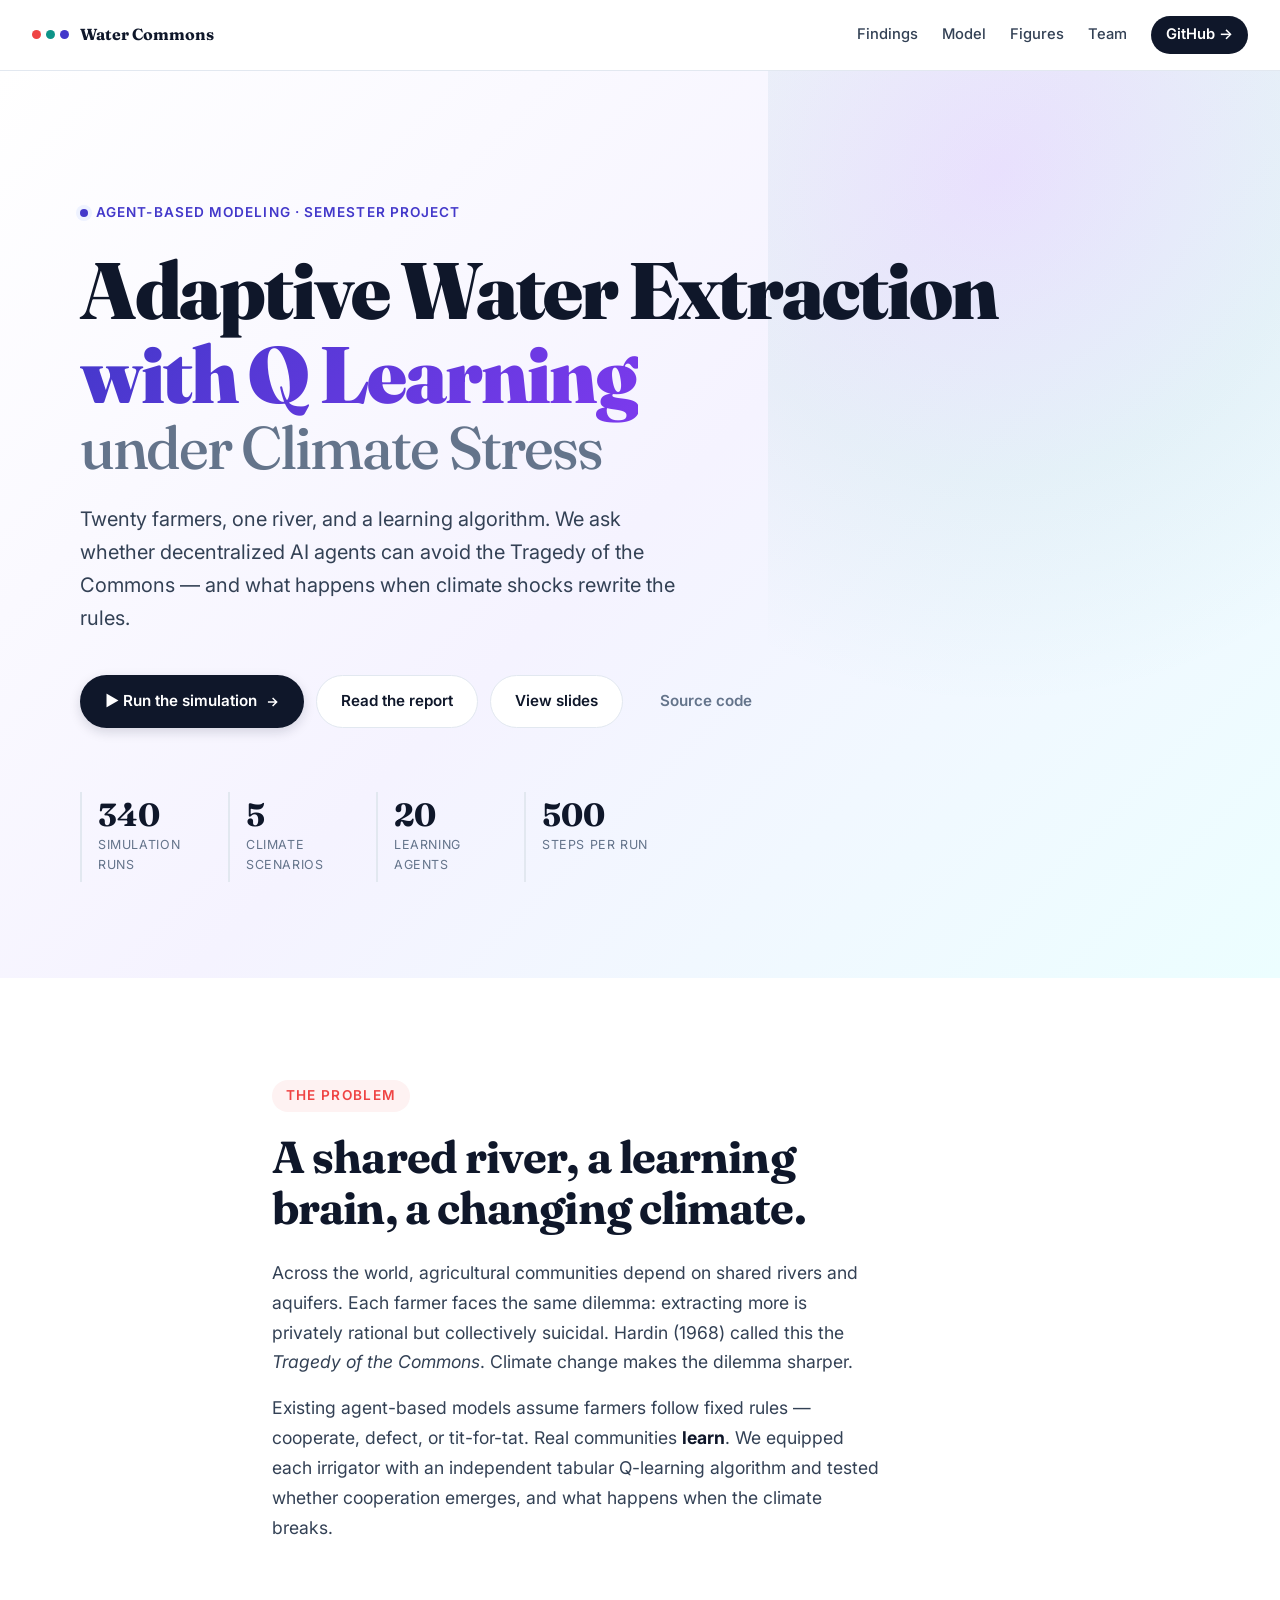
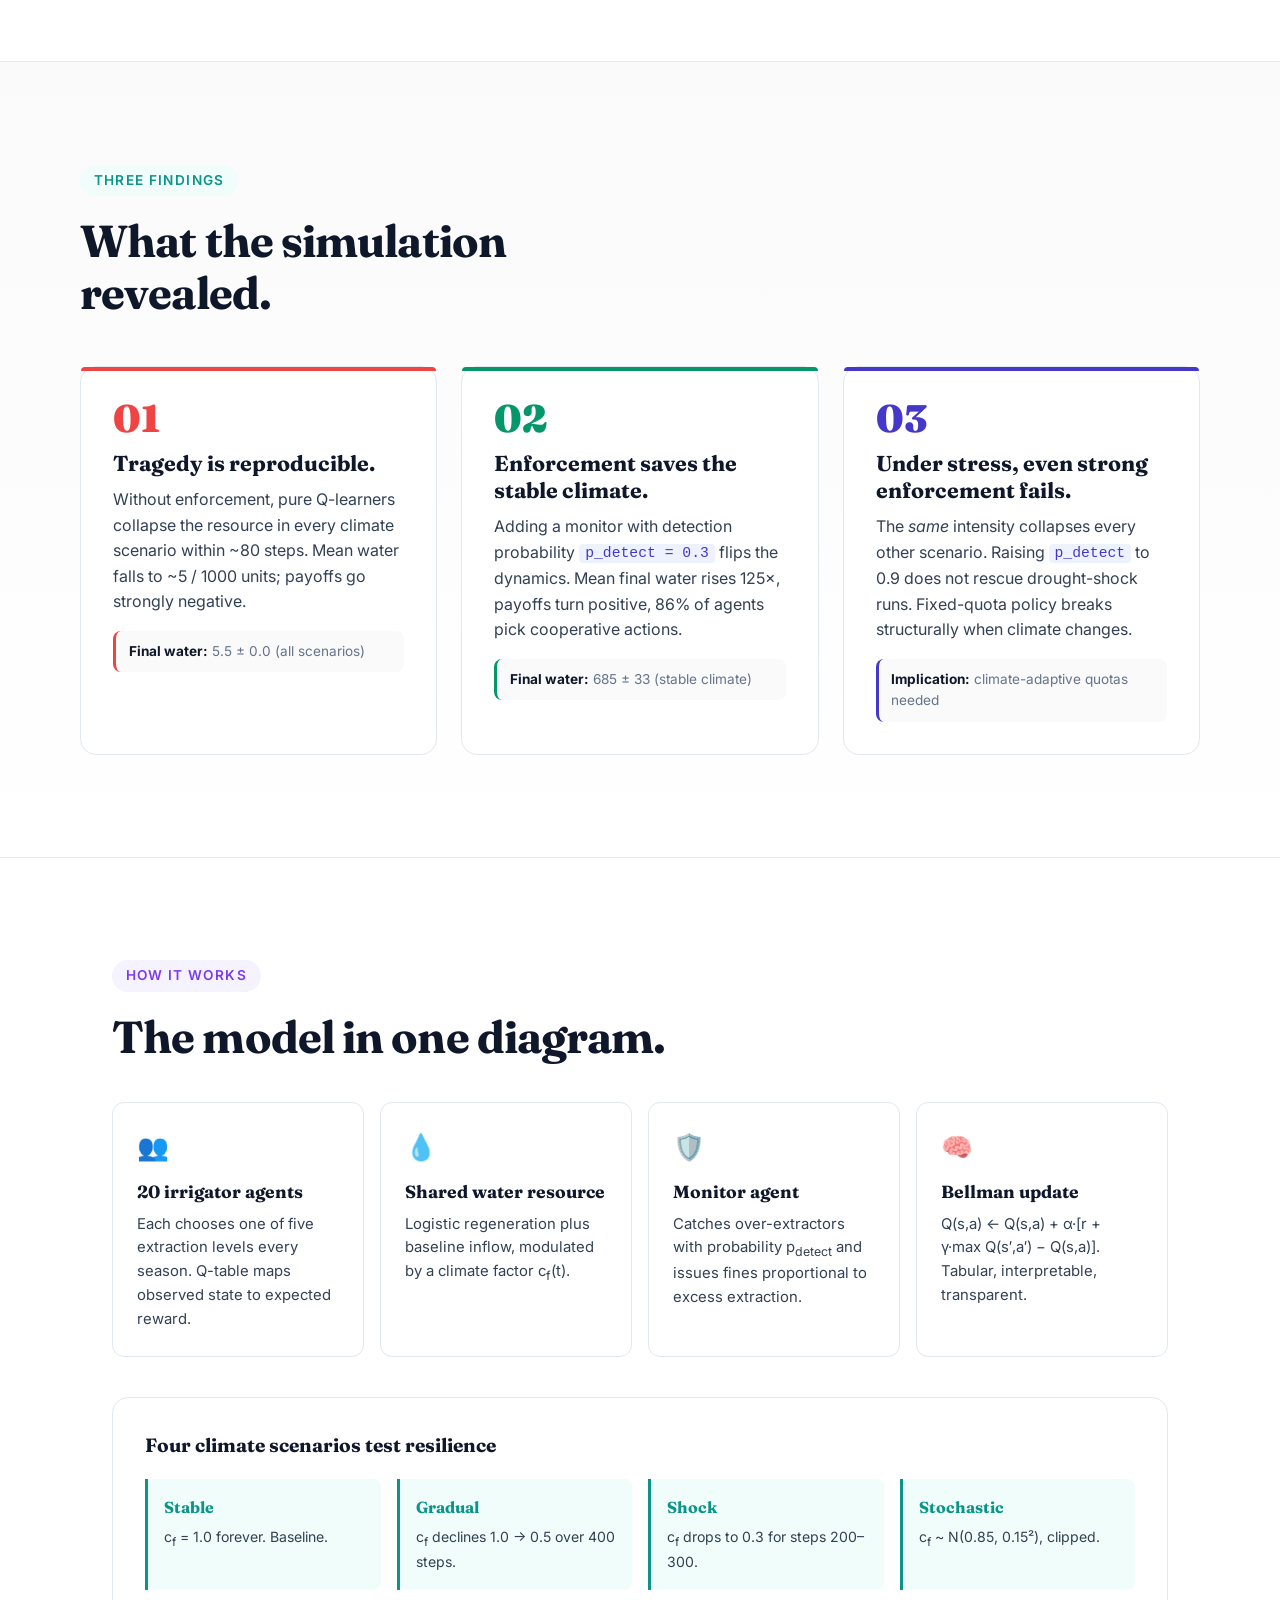
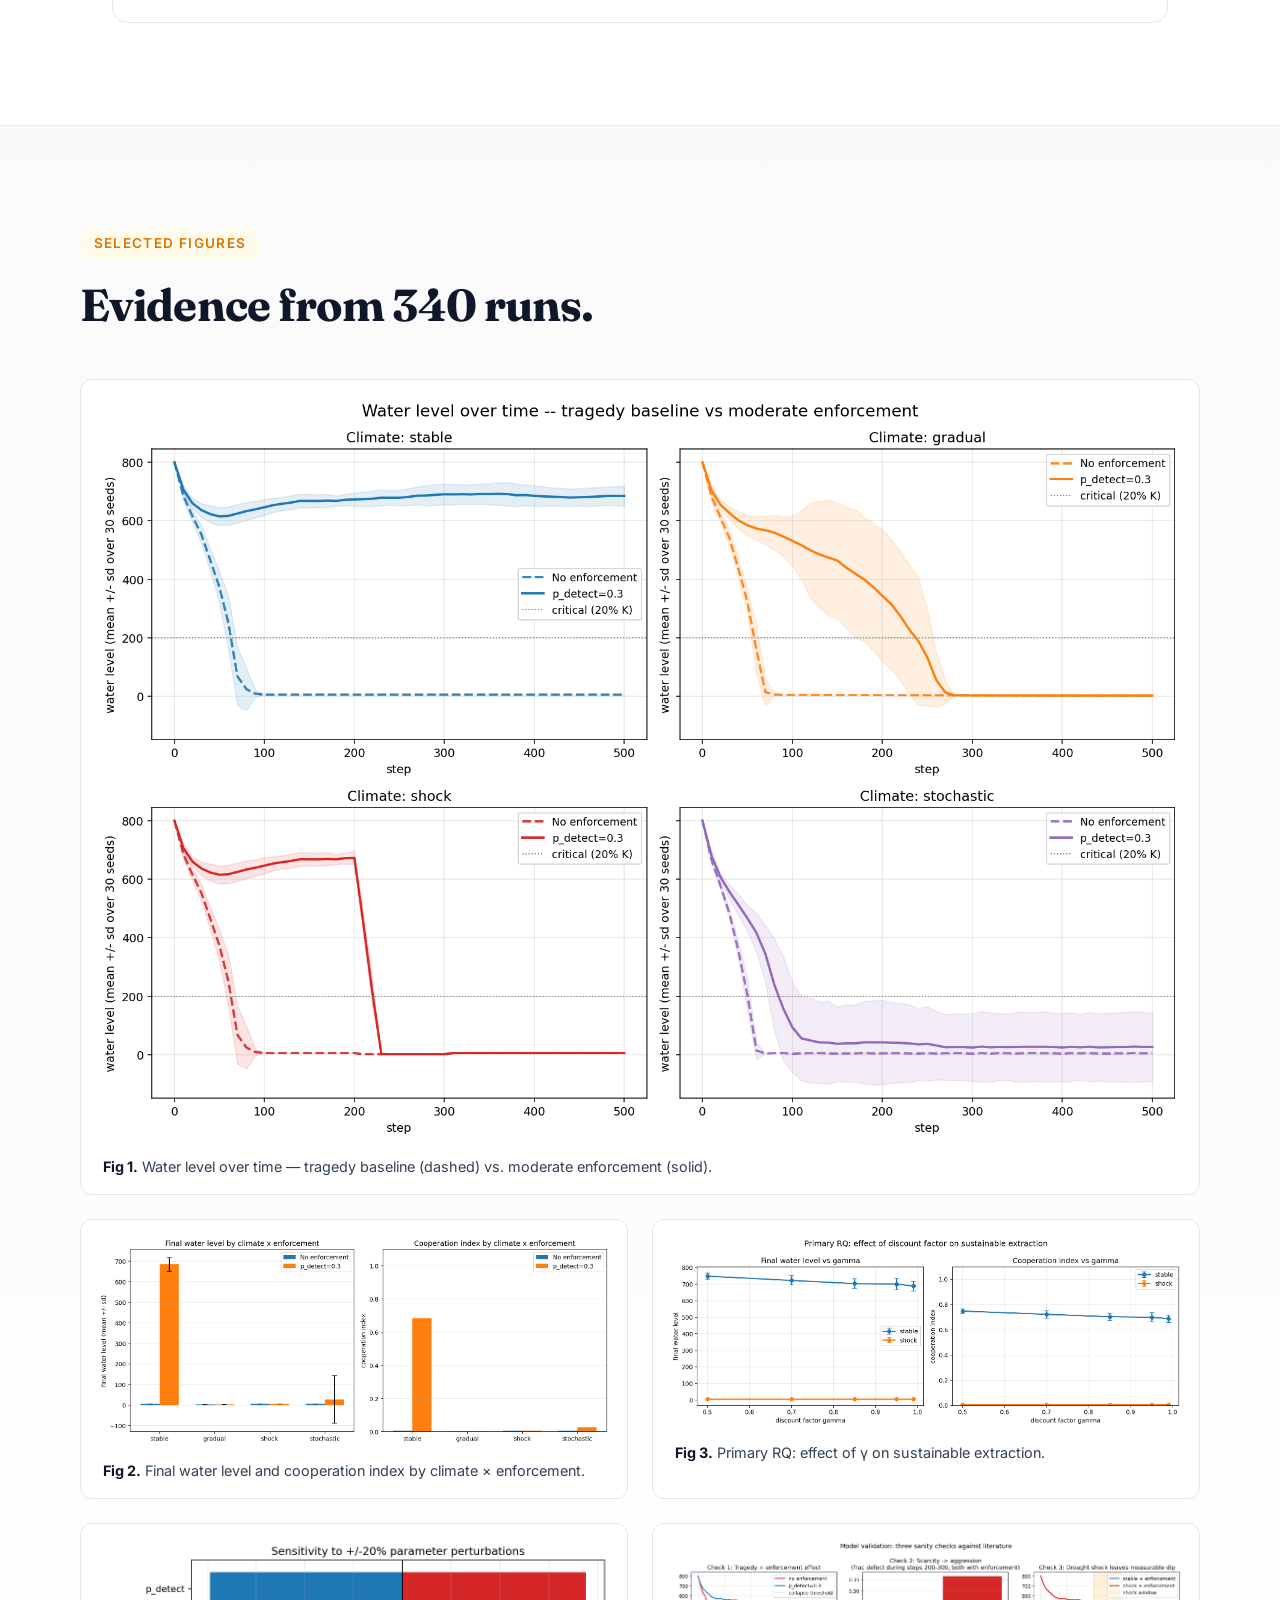
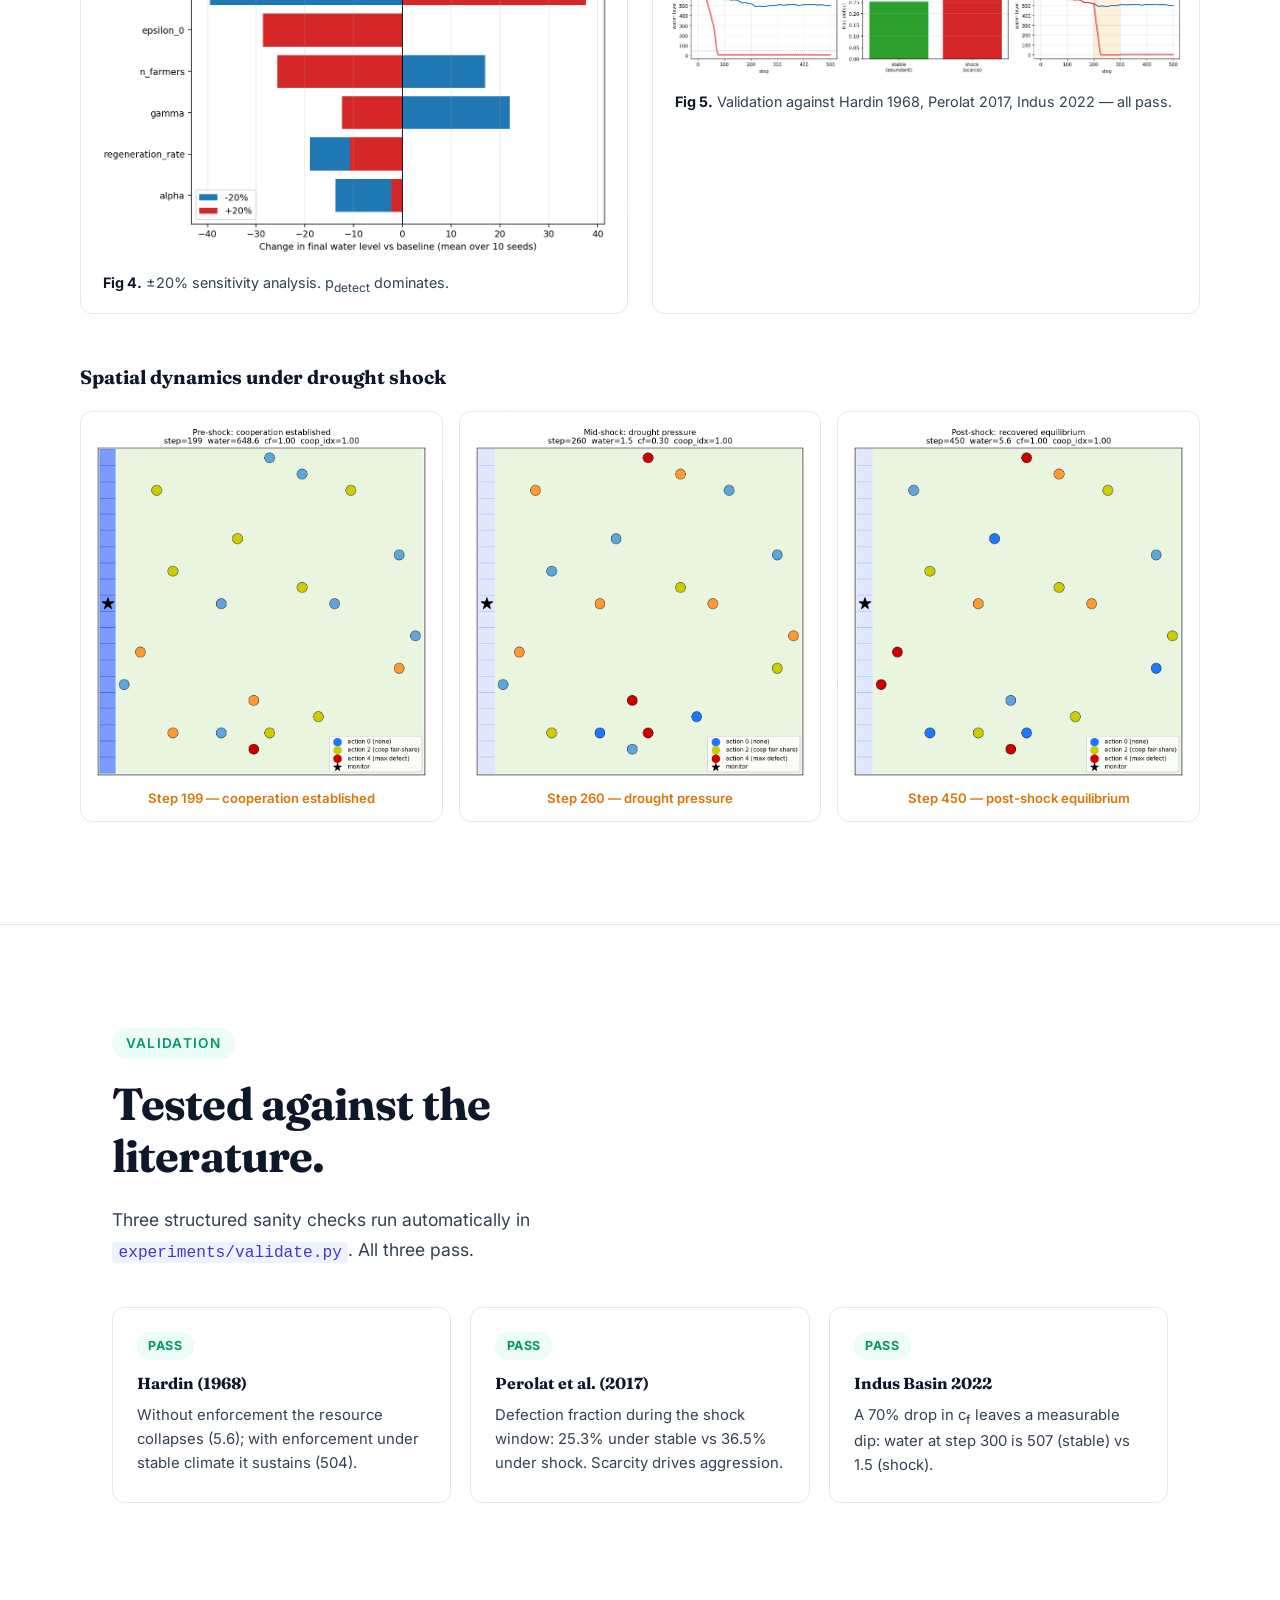
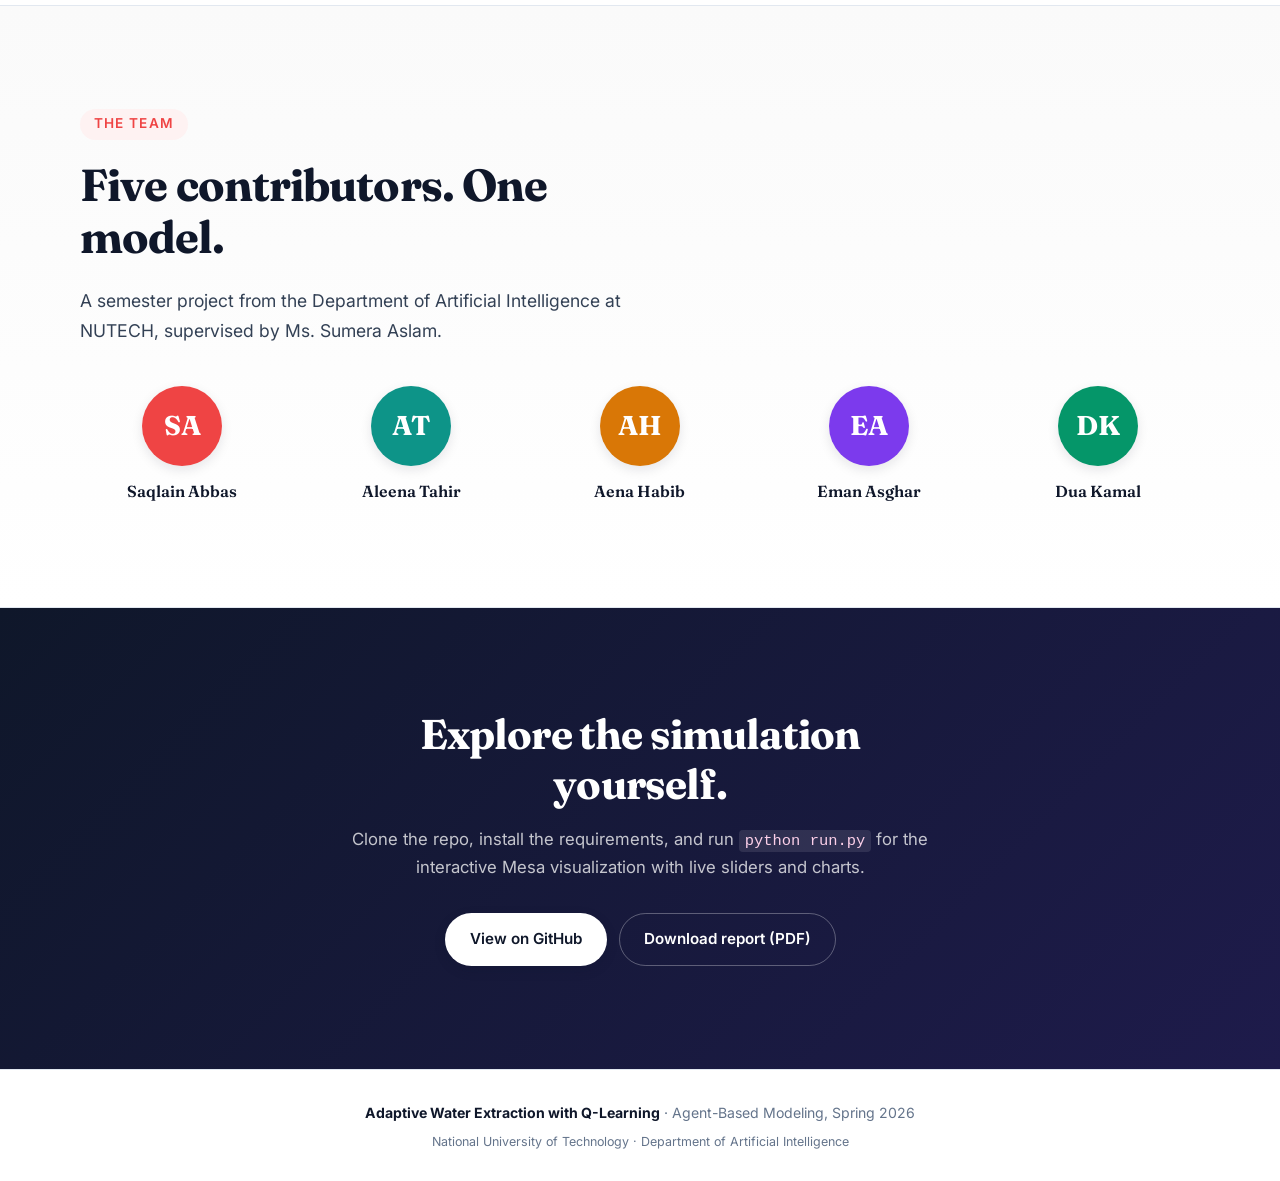
<file: docs/index.html>
<!DOCTYPE html>
<html lang="en">
<head>
<meta charset="UTF-8" />
<meta name="viewport" content="width=device-width, initial-scale=1" />
<title>Adaptive Water Extraction with Q-Learning</title>
<meta name="description" content="An agent-based model exploring whether decentralized Q-learning agents can solve the tragedy of the commons under climate stress." />
<link rel="preconnect" href="https://fonts.googleapis.com" />
<link rel="preconnect" href="https://fonts.gstatic.com" crossorigin />
<link href="https://fonts.googleapis.com/css2?family=Fraunces:opsz,wght@9..144,500;9..144,700;9..144,900&family=Inter:wght@400;500;600;700&display=swap" rel="stylesheet" />
<link rel="stylesheet" href="styles.css" />
</head>
<body>

<!-- ============ NAV ============ -->
<nav class="nav">
  <a class="nav__brand" href="#top">
    <span class="dot dot--coral"></span>
    <span class="dot dot--teal"></span>
    <span class="dot dot--indigo"></span>
    <span class="brand-text">Water Commons</span>
  </a>
  <div class="nav__links">
    <a href="#findings">Findings</a>
    <a href="#model">Model</a>
    <a href="#figures">Figures</a>
    <a href="#team">Team</a>
    <a class="nav__cta" href="https://github.com/AleenaTahir1/Adaptive-water-extraction" target="_blank" rel="noopener">GitHub →</a>
  </div>
</nav>

<!-- ============ HERO ============ -->
<header class="hero" id="top">
  <div class="hero__inner">
    <div class="kicker"><span class="kicker__dot"></span>Agent-Based Modeling · Semester Project</div>
    <h1 class="hero__title">
      Adaptive Water Extraction<br />
      <span class="hero__title--accent">with Q&nbsp;Learning</span>
      <span class="hero__title--muted">under Climate Stress</span>
    </h1>
    <p class="hero__lede">
      Twenty farmers, one river, and a learning algorithm.
      We ask whether decentralized AI agents can avoid the Tragedy of the Commons —
      and what happens when climate shocks rewrite the rules.
    </p>
    <div class="hero__cta">
      <a class="btn btn--primary" href="simulation.html">
        ▶ Run the simulation
        <svg width="14" height="14" viewBox="0 0 24 24" fill="none" stroke="currentColor" stroke-width="2.5"><path d="M5 12h14M13 5l7 7-7 7"/></svg>
      </a>
      <a class="btn btn--secondary" href="assets/report.pdf" target="_blank" rel="noopener">Read the report</a>
      <a class="btn btn--secondary" href="assets/presentation.pdf" target="_blank" rel="noopener">View slides</a>
      <a class="btn btn--ghost" href="https://github.com/AleenaTahir1/Adaptive-water-extraction" target="_blank" rel="noopener">Source code</a>
    </div>
    <div class="hero__stats">
      <div class="stat"><div class="stat__num">340</div><div class="stat__label">simulation runs</div></div>
      <div class="stat"><div class="stat__num">5</div><div class="stat__label">climate scenarios</div></div>
      <div class="stat"><div class="stat__num">20</div><div class="stat__label">learning agents</div></div>
      <div class="stat"><div class="stat__num">500</div><div class="stat__label">steps per run</div></div>
    </div>
  </div>
  <div class="hero__blob"></div>
</header>

<!-- ============ ABSTRACT ============ -->
<section class="section section--narrow" id="about">
  <div class="reveal">
    <div class="eyebrow eyebrow--coral">The problem</div>
    <h2 class="section__title">A shared river, a learning brain, a changing climate.</h2>
    <p class="lede">
      Across the world, agricultural communities depend on shared rivers and aquifers.
      Each farmer faces the same dilemma: extracting more is privately rational but
      collectively suicidal. Hardin (1968) called this the <em>Tragedy of the Commons</em>.
      Climate change makes the dilemma sharper.
    </p>
    <p class="lede">
      Existing agent-based models assume farmers follow fixed rules &mdash; cooperate,
      defect, or tit-for-tat. Real communities <strong>learn</strong>. We equipped each
      irrigator with an independent tabular Q-learning algorithm and tested whether
      cooperation emerges, and what happens when the climate breaks.
    </p>
  </div>
</section>

<!-- ============ FINDINGS ============ -->
<section class="section section--gradient" id="findings">
  <div class="reveal">
    <div class="eyebrow eyebrow--teal">Three findings</div>
    <h2 class="section__title">What the simulation revealed.</h2>
  </div>
  <div class="findings">
    <article class="finding reveal" style="--accent: var(--coral);">
      <div class="finding__num">01</div>
      <h3>Tragedy is reproducible.</h3>
      <p>Without enforcement, pure Q-learners collapse the resource in every climate scenario within ~80 steps. Mean water falls to ~5 / 1000 units; payoffs go strongly negative.</p>
      <div class="finding__metric"><strong>Final water:</strong> 5.5 ± 0.0 (all scenarios)</div>
    </article>
    <article class="finding reveal" style="--accent: var(--emerald);">
      <div class="finding__num">02</div>
      <h3>Enforcement saves the stable climate.</h3>
      <p>Adding a monitor with detection probability <code>p_detect = 0.3</code> flips the dynamics. Mean final water rises 125&times;, payoffs turn positive, 86% of agents pick cooperative actions.</p>
      <div class="finding__metric"><strong>Final water:</strong> 685 ± 33 (stable climate)</div>
    </article>
    <article class="finding reveal" style="--accent: var(--indigo);">
      <div class="finding__num">03</div>
      <h3>Under stress, even strong enforcement fails.</h3>
      <p>The <em>same</em> intensity collapses every other scenario. Raising <code>p_detect</code> to 0.9 does not rescue drought-shock runs. Fixed-quota policy breaks structurally when climate changes.</p>
      <div class="finding__metric"><strong>Implication:</strong> climate-adaptive quotas needed</div>
    </article>
  </div>
</section>

<!-- ============ MODEL ============ -->
<section class="section" id="model">
  <div class="reveal">
    <div class="eyebrow eyebrow--purple">How it works</div>
    <h2 class="section__title">The model in one diagram.</h2>
  </div>
  <div class="model-grid">
    <div class="model-card reveal">
      <div class="model-card__icon">👥</div>
      <h4>20 irrigator agents</h4>
      <p>Each chooses one of five extraction levels every season. Q-table maps observed state to expected reward.</p>
    </div>
    <div class="model-card reveal">
      <div class="model-card__icon">💧</div>
      <h4>Shared water resource</h4>
      <p>Logistic regeneration plus baseline inflow, modulated by a climate factor c<sub>f</sub>(t).</p>
    </div>
    <div class="model-card reveal">
      <div class="model-card__icon">🛡️</div>
      <h4>Monitor agent</h4>
      <p>Catches over-extractors with probability p<sub>detect</sub> and issues fines proportional to excess extraction.</p>
    </div>
    <div class="model-card reveal">
      <div class="model-card__icon">🧠</div>
      <h4>Bellman update</h4>
      <p>Q(s,a) ← Q(s,a) + α·[r + γ·max Q(s′,a′) − Q(s,a)]. Tabular, interpretable, transparent.</p>
    </div>
  </div>
  <div class="scenarios reveal">
    <h3 class="scenarios__title">Four climate scenarios test resilience</h3>
    <div class="scenarios__grid">
      <div class="scenario"><div class="scenario__name">Stable</div><div class="scenario__desc">c<sub>f</sub> = 1.0 forever. Baseline.</div></div>
      <div class="scenario"><div class="scenario__name">Gradual</div><div class="scenario__desc">c<sub>f</sub> declines 1.0 → 0.5 over 400 steps.</div></div>
      <div class="scenario"><div class="scenario__name">Shock</div><div class="scenario__desc">c<sub>f</sub> drops to 0.3 for steps 200–300.</div></div>
      <div class="scenario"><div class="scenario__name">Stochastic</div><div class="scenario__desc">c<sub>f</sub> ~ N(0.85, 0.15²), clipped.</div></div>
    </div>
  </div>
</section>

<!-- ============ FIGURES ============ -->
<section class="section section--gradient" id="figures">
  <div class="reveal">
    <div class="eyebrow eyebrow--amber">Selected figures</div>
    <h2 class="section__title">Evidence from 340 runs.</h2>
  </div>
  <div class="figgrid">
    <figure class="figcard figcard--wide reveal">
      <img src="figures/fig01_water_by_scenario.png" alt="Water level over time across four climate scenarios" />
      <figcaption><strong>Fig 1.</strong> Water level over time — tragedy baseline (dashed) vs. moderate enforcement (solid).</figcaption>
    </figure>
    <figure class="figcard reveal">
      <img src="figures/fig02_enforcement_effect.png" alt="Final water level by climate and enforcement" />
      <figcaption><strong>Fig 2.</strong> Final water level and cooperation index by climate × enforcement.</figcaption>
    </figure>
    <figure class="figcard reveal">
      <img src="figures/fig03_gamma_sweep.png" alt="Effect of discount factor gamma" />
      <figcaption><strong>Fig 3.</strong> Primary RQ: effect of γ on sustainable extraction.</figcaption>
    </figure>
    <figure class="figcard reveal">
      <img src="figures/fig04_sensitivity_tornado.png" alt="Sensitivity tornado plot" />
      <figcaption><strong>Fig 4.</strong> ±20% sensitivity analysis. p<sub>detect</sub> dominates.</figcaption>
    </figure>
    <figure class="figcard reveal">
      <img src="figures/fig07_validation.png" alt="Three validation checks" />
      <figcaption><strong>Fig 5.</strong> Validation against Hardin 1968, Perolat 2017, Indus 2022 — all pass.</figcaption>
    </figure>
  </div>
  <div class="spatialgrid reveal">
    <h3 class="spatialgrid__title">Spatial dynamics under drought shock</h3>
    <div class="spatialgrid__items">
      <figure class="snap">
        <img src="figures/fig08_grid_pre_shock.png" alt="Pre-shock grid state" />
        <figcaption>Step 199 — cooperation established</figcaption>
      </figure>
      <figure class="snap">
        <img src="figures/fig09_grid_during_shock.png" alt="Mid-shock grid state" />
        <figcaption>Step 260 — drought pressure</figcaption>
      </figure>
      <figure class="snap">
        <img src="figures/fig10_grid_recovery.png" alt="Post-shock equilibrium" />
        <figcaption>Step 450 — post-shock equilibrium</figcaption>
      </figure>
    </div>
  </div>
</section>

<!-- ============ VALIDATION ============ -->
<section class="section" id="validation">
  <div class="reveal">
    <div class="eyebrow eyebrow--emerald">Validation</div>
    <h2 class="section__title">Tested against the literature.</h2>
    <p class="lede">Three structured sanity checks run automatically in <code>experiments/validate.py</code>. All three pass.</p>
  </div>
  <div class="checks">
    <div class="check reveal">
      <div class="check__badge">PASS</div>
      <div class="check__source">Hardin (1968)</div>
      <p>Without enforcement the resource collapses (5.6); with enforcement under stable climate it sustains (504).</p>
    </div>
    <div class="check reveal">
      <div class="check__badge">PASS</div>
      <div class="check__source">Perolat et al. (2017)</div>
      <p>Defection fraction during the shock window: 25.3% under stable vs 36.5% under shock. Scarcity drives aggression.</p>
    </div>
    <div class="check reveal">
      <div class="check__badge">PASS</div>
      <div class="check__source">Indus Basin 2022</div>
      <p>A 70% drop in c<sub>f</sub> leaves a measurable dip: water at step 300 is 507 (stable) vs 1.5 (shock).</p>
    </div>
  </div>
</section>

<!-- ============ TEAM ============ -->
<section class="section section--gradient" id="team">
  <div class="reveal">
    <div class="eyebrow eyebrow--coral">The team</div>
    <h2 class="section__title">Five contributors. One model.</h2>
    <p class="lede">A semester project from the Department of Artificial Intelligence at NUTECH, supervised by Ms. Sumera Aslam.</p>
  </div>
  <div class="team">
    <div class="member reveal"><div class="member__avatar" style="--accent: var(--coral);">SA</div><div class="member__name">Saqlain Abbas</div></div>
    <div class="member reveal"><div class="member__avatar" style="--accent: var(--teal);">AT</div><div class="member__name">Aleena Tahir</div></div>
    <div class="member reveal"><div class="member__avatar" style="--accent: var(--amber);">AH</div><div class="member__name">Aena Habib</div></div>
    <div class="member reveal"><div class="member__avatar" style="--accent: var(--purple);">EA</div><div class="member__name">Eman Asghar</div></div>
    <div class="member reveal"><div class="member__avatar" style="--accent: var(--emerald);">DK</div><div class="member__name">Dua Kamal</div></div>
  </div>
</section>

<!-- ============ CTA ============ -->
<section class="cta-section">
  <div class="reveal">
    <h2>Explore the simulation yourself.</h2>
    <p>Clone the repo, install the requirements, and run <code>python run.py</code> for the interactive Mesa visualization with live sliders and charts.</p>
    <div class="cta-section__buttons">
      <a class="btn btn--primary" href="https://github.com/AleenaTahir1/Adaptive-water-extraction" target="_blank" rel="noopener">View on GitHub</a>
      <a class="btn btn--secondary" href="assets/report.pdf" target="_blank" rel="noopener">Download report (PDF)</a>
    </div>
  </div>
</section>

<!-- ============ FOOTER ============ -->
<footer class="footer">
  <div>
    <strong>Adaptive Water Extraction with Q-Learning</strong> ·
    Agent-Based Modeling, Spring 2026
  </div>
  <div class="footer__small">
    National University of Technology · Department of Artificial Intelligence
  </div>
</footer>

<script src="script.js"></script>
</body>
</html>
</file>
<file: docs/styles.css>
/* ============================================================
   Adaptive Water Extraction — landing page styles
   Design: modern minimal, white background, multi-color accents
   ============================================================ */

:root {
  /* Color palette */
  --bg: #ffffff;
  --bg-soft: #fafafa;
  --bg-gradient: linear-gradient(180deg, #fafafa 0%, #ffffff 100%);
  --bg-hero: linear-gradient(135deg, #fff 0%, #f5f3ff 50%, #ecfeff 100%);

  --ink:   #0f172a;
  --body:  #334155;
  --muted: #64748b;
  --hair:  #e2e8f0;

  --coral:   #ef4444;
  --teal:    #0d9488;
  --amber:   #d97706;
  --indigo:  #4338ca;
  --emerald: #059669;
  --purple:  #7c3aed;

  --tint-coral:   #fef2f2;
  --tint-teal:    #f0fdfa;
  --tint-amber:   #fffbeb;
  --tint-indigo:  #eef2ff;
  --tint-emerald: #ecfdf5;
  --tint-purple:  #f5f3ff;

  /* Typography */
  --font-serif: 'Fraunces', Georgia, 'Times New Roman', serif;
  --font-sans:  'Inter', -apple-system, BlinkMacSystemFont, 'Segoe UI', Roboto, sans-serif;

  /* Spacing */
  --section-pad: clamp(4rem, 8vw, 8rem);
  --content-w: 1120px;
}

/* ---------- reset ---------- */
* { box-sizing: border-box; margin: 0; padding: 0; }
html { scroll-behavior: smooth; }
body {
  font-family: var(--font-sans);
  color: var(--body);
  background: var(--bg);
  line-height: 1.6;
  -webkit-font-smoothing: antialiased;
  -moz-osx-font-smoothing: grayscale;
}
img { max-width: 100%; height: auto; display: block; }
a { color: inherit; text-decoration: none; }
code {
  font-family: 'JetBrains Mono', Menlo, Consolas, monospace;
  font-size: 0.92em;
  background: var(--tint-indigo);
  padding: 0.1em 0.4em;
  border-radius: 4px;
  color: var(--indigo);
}
strong { color: var(--ink); }
em { font-style: italic; }

/* ---------- nav ---------- */
.nav {
  position: sticky; top: 0; z-index: 100;
  display: flex; justify-content: space-between; align-items: center;
  padding: 1rem 2rem;
  background: rgba(255,255,255,0.85);
  backdrop-filter: saturate(180%) blur(20px);
  -webkit-backdrop-filter: saturate(180%) blur(20px);
  border-bottom: 1px solid var(--hair);
}
.nav__brand { display: flex; align-items: center; gap: 0.3rem; font-family: var(--font-serif); font-weight: 700; color: var(--ink); font-size: 1rem; }
.nav__brand .dot { width: 9px; height: 9px; border-radius: 50%; display: inline-block; }
.dot--coral { background: var(--coral); }
.dot--teal { background: var(--teal); }
.dot--indigo { background: var(--indigo); }
.brand-text { margin-left: 0.4rem; }
.nav__links { display: flex; align-items: center; gap: 1.5rem; font-size: 0.92rem; font-weight: 500; }
.nav__links a { color: var(--body); transition: color 0.15s; }
.nav__links a:hover { color: var(--ink); }
.nav__cta {
  padding: 0.45rem 0.95rem;
  background: var(--ink); color: white !important;
  border-radius: 999px; font-weight: 600;
}
.nav__cta:hover { background: var(--indigo); }
@media (max-width: 720px) {
  .nav__links a:not(.nav__cta) { display: none; }
}

/* ---------- hero ---------- */
.hero {
  position: relative;
  padding: clamp(4rem, 10vw, 8rem) 2rem clamp(4rem, 8vw, 6rem);
  background: var(--bg-hero);
  overflow: hidden;
}
.hero__inner {
  max-width: var(--content-w); margin: 0 auto;
  position: relative; z-index: 2;
}
.kicker {
  display: inline-flex; align-items: center; gap: 0.5rem;
  font-size: 0.85rem; font-weight: 600; text-transform: uppercase; letter-spacing: 0.08em;
  color: var(--indigo); margin-bottom: 1.5rem;
}
.kicker__dot {
  width: 8px; height: 8px; border-radius: 50%;
  background: var(--indigo);
  box-shadow: 0 0 0 4px var(--tint-indigo);
}
.hero__title {
  font-family: var(--font-serif);
  font-weight: 900;
  font-size: clamp(2.5rem, 6.5vw, 5rem);
  line-height: 1.05; letter-spacing: -0.025em;
  color: var(--ink);
  margin-bottom: 1.5rem;
}
.hero__title--accent {
  background: linear-gradient(135deg, var(--indigo) 0%, var(--purple) 100%);
  -webkit-background-clip: text; background-clip: text;
  color: transparent;
}
.hero__title--muted {
  font-weight: 500; color: var(--muted);
  font-size: 0.75em; display: block;
}
.hero__lede {
  font-size: clamp(1.05rem, 1.6vw, 1.25rem);
  max-width: 38rem; line-height: 1.65;
  color: var(--body); margin-bottom: 2.5rem;
}
.hero__cta { display: flex; flex-wrap: wrap; gap: 0.75rem; margin-bottom: 4rem; }

.btn {
  display: inline-flex; align-items: center; gap: 0.5rem;
  padding: 0.85rem 1.5rem; border-radius: 999px;
  font-size: 0.95rem; font-weight: 600;
  transition: all 0.2s; cursor: pointer;
  border: 1.5px solid transparent;
}
.btn--primary {
  background: var(--ink); color: white;
  box-shadow: 0 4px 12px rgba(15, 23, 42, 0.15);
}
.btn--primary:hover {
  background: var(--indigo); transform: translateY(-1px);
  box-shadow: 0 6px 20px rgba(79, 70, 229, 0.30);
}
.btn--secondary {
  background: white; color: var(--ink); border-color: var(--hair);
}
.btn--secondary:hover { border-color: var(--ink); }
.btn--ghost {
  background: transparent; color: var(--muted);
}
.btn--ghost:hover { color: var(--ink); }

/* hero stats row */
.hero__stats {
  display: grid; grid-template-columns: repeat(4, 1fr);
  gap: 1rem; max-width: 36rem;
}
.stat {
  border-left: 2px solid var(--hair);
  padding: 0.4rem 0 0.4rem 1rem;
}
.stat__num {
  font-family: var(--font-serif);
  font-size: clamp(1.5rem, 3vw, 2rem);
  font-weight: 700; color: var(--ink);
  line-height: 1;
}
.stat__label {
  font-size: 0.78rem; color: var(--muted);
  margin-top: 0.3rem; text-transform: uppercase; letter-spacing: 0.05em;
}
@media (max-width: 600px) {
  .hero__stats { grid-template-columns: repeat(2, 1fr); }
}

/* decorative blob in hero — very subtle */
.hero__blob {
  position: absolute; right: -20vw; top: -10vw;
  width: 60vw; height: 60vw;
  background: radial-gradient(circle at 30% 30%,
    rgba(124, 58, 237, 0.10) 0%,
    rgba(13, 148, 136, 0.06) 40%,
    transparent 70%);
  pointer-events: none;
  z-index: 1;
}

/* ---------- sections ---------- */
.section {
  padding: var(--section-pad) 2rem;
  max-width: var(--content-w);
  margin: 0 auto;
}
.section--narrow { max-width: 800px; }
.section--gradient {
  max-width: none; margin: 0;
  background: var(--bg-gradient);
  border-top: 1px solid var(--hair);
  border-bottom: 1px solid var(--hair);
}
.section--gradient > .reveal,
.section--gradient > .findings,
.section--gradient > .figgrid,
.section--gradient > .spatialgrid,
.section--gradient > .team {
  max-width: var(--content-w); margin-left: auto; margin-right: auto;
}
.eyebrow {
  display: inline-block;
  font-size: 0.85rem; font-weight: 600; text-transform: uppercase; letter-spacing: 0.10em;
  margin-bottom: 1.2rem;
  padding: 0.3rem 0.85rem;
  border-radius: 999px;
}
.eyebrow--coral   { color: var(--coral); background: var(--tint-coral); }
.eyebrow--teal    { color: var(--teal); background: var(--tint-teal); }
.eyebrow--amber   { color: var(--amber); background: var(--tint-amber); }
.eyebrow--indigo  { color: var(--indigo); background: var(--tint-indigo); }
.eyebrow--purple  { color: var(--purple); background: var(--tint-purple); }
.eyebrow--emerald { color: var(--emerald); background: var(--tint-emerald); }

.section__title {
  font-family: var(--font-serif);
  font-weight: 700;
  font-size: clamp(1.8rem, 3.5vw, 2.8rem);
  letter-spacing: -0.02em; line-height: 1.15;
  color: var(--ink);
  margin-bottom: 1.5rem;
  max-width: 36rem;
}
.lede {
  font-size: 1.1rem; line-height: 1.7;
  color: var(--body); max-width: 38rem;
  margin-bottom: 1rem;
}

/* ---------- findings (3 cards) ---------- */
.findings {
  display: grid;
  grid-template-columns: repeat(auto-fit, minmax(280px, 1fr));
  gap: 1.5rem; margin-top: 3rem;
}
.finding {
  background: white;
  border: 1px solid var(--hair);
  border-radius: 16px;
  padding: 2rem;
  position: relative;
  transition: transform 0.2s, box-shadow 0.2s;
}
.finding:hover {
  transform: translateY(-4px);
  box-shadow: 0 10px 25px rgba(15, 23, 42, 0.08);
}
.finding::before {
  content: ''; position: absolute; top: 0; left: 0;
  width: 100%; height: 4px;
  background: var(--accent);
  border-radius: 16px 16px 0 0;
}
.finding__num {
  font-family: var(--font-serif);
  font-size: 2.4rem; font-weight: 900;
  color: var(--accent); line-height: 1;
  margin-bottom: 0.8rem;
}
.finding h3 {
  font-family: var(--font-serif);
  font-size: 1.35rem; font-weight: 700;
  color: var(--ink); margin-bottom: 0.6rem;
  line-height: 1.25;
}
.finding p { color: var(--body); margin-bottom: 1rem; }
.finding__metric {
  font-size: 0.85rem; color: var(--muted);
  padding: 0.6rem 0.8rem;
  background: var(--bg-soft);
  border-radius: 8px;
  border-left: 3px solid var(--accent);
}

/* ---------- model section ---------- */
.model-grid {
  display: grid; grid-template-columns: repeat(auto-fit, minmax(220px, 1fr));
  gap: 1rem; margin: 2.5rem 0;
}
.model-card {
  background: white;
  border: 1px solid var(--hair);
  border-radius: 12px;
  padding: 1.5rem;
  transition: border-color 0.2s, transform 0.2s;
}
.model-card:hover { border-color: var(--indigo); transform: translateY(-2px); }
.model-card__icon { font-size: 1.6rem; margin-bottom: 0.6rem; }
.model-card h4 {
  font-family: var(--font-serif); font-weight: 700; font-size: 1.1rem;
  color: var(--ink); margin-bottom: 0.4rem;
}
.model-card p { font-size: 0.93rem; color: var(--body); }

.scenarios {
  background: white;
  border-radius: 16px;
  border: 1px solid var(--hair);
  padding: 2rem; margin-top: 2rem;
}
.scenarios__title {
  font-family: var(--font-serif); font-size: 1.2rem;
  color: var(--ink); margin-bottom: 1.2rem;
}
.scenarios__grid {
  display: grid; grid-template-columns: repeat(auto-fit, minmax(180px, 1fr));
  gap: 1rem;
}
.scenario {
  padding: 1rem; border-left: 3px solid var(--teal);
  background: var(--tint-teal); border-radius: 0 8px 8px 0;
}
.scenario__name {
  font-family: var(--font-serif); font-weight: 700;
  color: var(--teal); font-size: 1rem; margin-bottom: 0.3rem;
}
.scenario__desc { font-size: 0.88rem; color: var(--body); }

/* ---------- figures ---------- */
.figgrid {
  display: grid; gap: 1.5rem;
  grid-template-columns: repeat(2, 1fr);
  margin-top: 3rem;
}
.figcard {
  background: white;
  border: 1px solid var(--hair);
  border-radius: 12px;
  padding: 1rem;
  overflow: hidden;
  transition: transform 0.2s, box-shadow 0.2s;
}
.figcard:hover {
  transform: translateY(-3px);
  box-shadow: 0 8px 20px rgba(15, 23, 42, 0.06);
}
.figcard img {
  border-radius: 8px; margin-bottom: 0.8rem;
}
.figcard figcaption {
  font-size: 0.9rem; color: var(--body); padding: 0 0.4rem;
}
.figcard--wide { grid-column: 1 / -1; }
@media (max-width: 720px) { .figgrid { grid-template-columns: 1fr; } }

.spatialgrid { margin-top: 3rem; }
.spatialgrid__title {
  font-family: var(--font-serif); font-size: 1.2rem;
  color: var(--ink); margin-bottom: 1.2rem;
}
.spatialgrid__items {
  display: grid; grid-template-columns: repeat(3, 1fr); gap: 1rem;
}
.snap {
  background: white; border: 1px solid var(--hair);
  border-radius: 12px; padding: 0.75rem;
}
.snap img { border-radius: 6px; margin-bottom: 0.5rem; }
.snap figcaption {
  font-size: 0.82rem; color: var(--amber); text-align: center;
  font-weight: 600;
}
@media (max-width: 720px) { .spatialgrid__items { grid-template-columns: 1fr; } }

/* ---------- validation checks ---------- */
.checks {
  display: grid; gap: 1.2rem; margin-top: 2.5rem;
  grid-template-columns: repeat(auto-fit, minmax(280px, 1fr));
}
.check {
  background: white; border: 1px solid var(--hair);
  border-radius: 12px; padding: 1.5rem;
  position: relative;
}
.check__badge {
  display: inline-block;
  padding: 0.25rem 0.7rem;
  background: var(--tint-emerald); color: var(--emerald);
  font-size: 0.78rem; font-weight: 700;
  border-radius: 999px; letter-spacing: 0.05em;
  margin-bottom: 0.7rem;
}
.check__source {
  font-family: var(--font-serif); font-weight: 700;
  color: var(--ink); margin-bottom: 0.5rem;
  font-size: 1rem;
}
.check p { font-size: 0.93rem; color: var(--body); }

/* ---------- team ---------- */
.team {
  display: grid;
  grid-template-columns: repeat(auto-fit, minmax(150px, 1fr));
  gap: 1.5rem; margin-top: 2.5rem;
  max-width: 800px; margin-left: auto; margin-right: auto;
}
.member { text-align: center; }
.member__avatar {
  width: 80px; height: 80px; border-radius: 50%;
  background: var(--accent);
  color: white;
  display: flex; align-items: center; justify-content: center;
  font-family: var(--font-serif); font-size: 1.7rem; font-weight: 700;
  margin: 0 auto 0.8rem;
  transition: transform 0.2s;
  box-shadow: 0 4px 12px rgba(15, 23, 42, 0.10);
}
.member:hover .member__avatar { transform: scale(1.07) rotate(-2deg); }
.member__name {
  font-family: var(--font-serif); font-weight: 600;
  color: var(--ink); font-size: 1rem;
}

/* ---------- CTA section ---------- */
.cta-section {
  padding: var(--section-pad) 2rem;
  text-align: center;
  background: linear-gradient(135deg, var(--ink) 0%, #1e1b4b 100%);
  color: white;
}
.cta-section .reveal { max-width: 600px; margin: 0 auto; }
.cta-section h2 {
  font-family: var(--font-serif); font-weight: 700;
  font-size: clamp(1.8rem, 3.5vw, 2.6rem);
  letter-spacing: -0.02em; line-height: 1.2;
  margin-bottom: 1rem;
}
.cta-section p {
  color: rgba(255,255,255,0.75);
  margin-bottom: 2rem;
  font-size: 1.05rem;
}
.cta-section code {
  background: rgba(255,255,255,0.1);
  color: #fbcfe8;
}
.cta-section__buttons {
  display: flex; gap: 0.75rem; justify-content: center; flex-wrap: wrap;
}
.cta-section .btn--primary {
  background: white; color: var(--ink);
}
.cta-section .btn--primary:hover {
  background: rgba(255,255,255,0.9);
}
.cta-section .btn--secondary {
  background: transparent; color: white;
  border-color: rgba(255,255,255,0.3);
}
.cta-section .btn--secondary:hover {
  border-color: white;
}

/* ---------- footer ---------- */
.footer {
  padding: 2rem; text-align: center;
  font-size: 0.88rem; color: var(--muted);
  border-top: 1px solid var(--hair);
}
.footer__small {
  margin-top: 0.5rem;
  font-size: 0.78rem;
}

/* ---------- reveal animation ---------- */
.reveal {
  opacity: 0; transform: translateY(20px);
  transition: opacity 0.7s ease, transform 0.7s ease;
}
.reveal.is-visible {
  opacity: 1; transform: translateY(0);
}
@media (prefers-reduced-motion: reduce) {
  .reveal { opacity: 1; transform: none; transition: none; }
}
</file>
